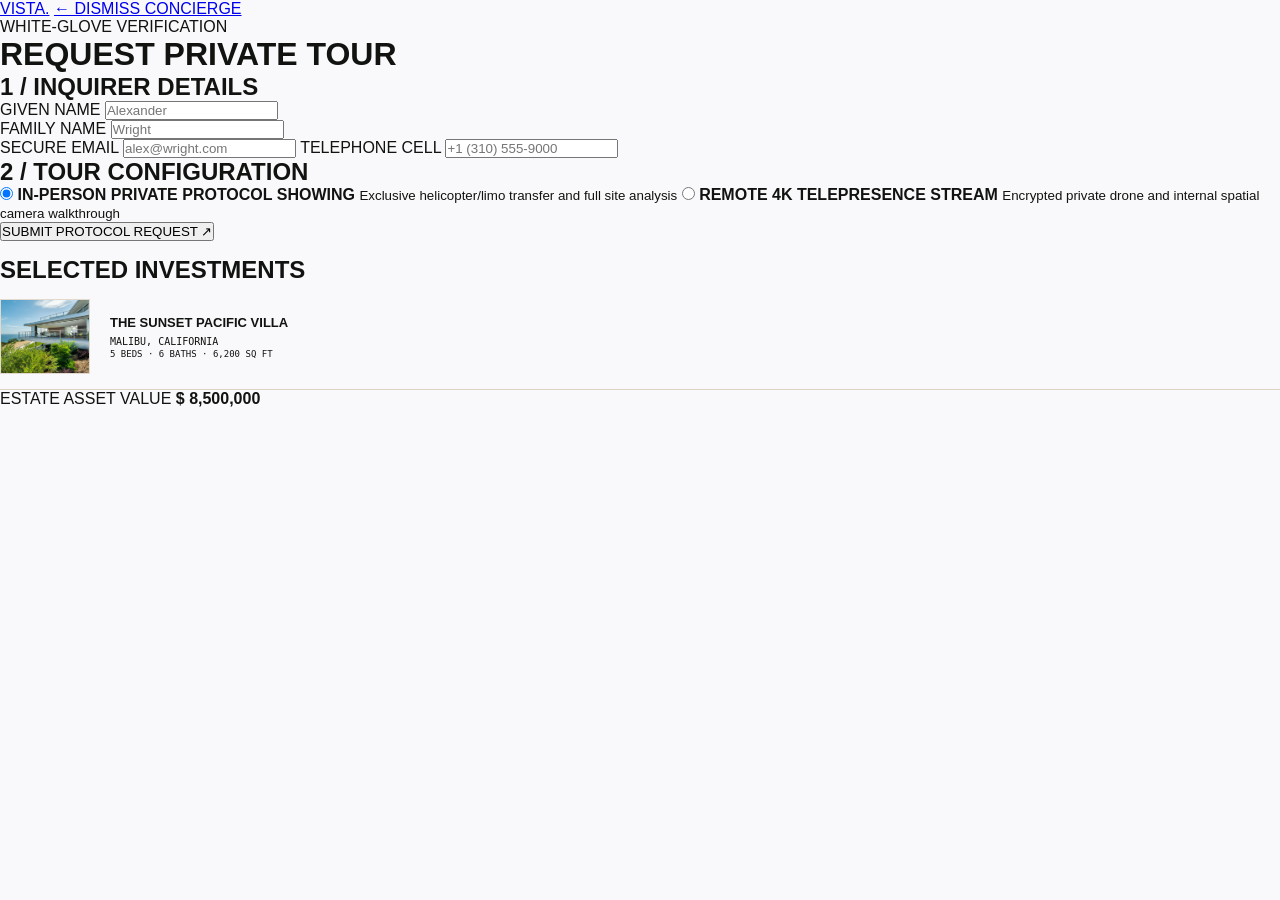
<file: book.html>
<!DOCTYPE html>
<html lang="en">
<head>
    <meta charset="UTF-8">
    <meta name="viewport" content="width=device-width, initial-scale=1.0">
    <title>Schedule Protocol Tour | VISTA®</title>
    <link rel="stylesheet" href="css/style.css">
</head>
<body class="checkout-page">

    <header class="checkout-header">
        <a class="checkout-logo" href="index.html">VISTA<span>.</span></a>
        <a class="checkout-back" href="index.html">← DISMISS CONCIERGE</a>
    </header>

    <main class="checkout-main">
        <div class="checkout-heading">
            <span class="checkout-eyebrow">WHITE-GLOVE VERIFICATION</span>
            <h1>REQUEST PRIVATE TOUR</h1>
        </div>

        <div class="checkout-layout">
            <form class="checkout-form" id="checkoutForm">
                <div class="checkout-section">
                    <h2>1 / INQUIRER DETAILS</h2>
                    <div class="checkout-two-columns">
                        <div>
                            <label>GIVEN NAME</label>
                            <input type="text" id="firstName" required placeholder="Alexander">
                        </div>
                        <div>
                            <label>FAMILY NAME</label>
                            <input type="text" id="lastName" required placeholder="Wright">
                        </div>
                    </div>
                    <label>SECURE EMAIL</label>
                    <input type="email" id="email" required placeholder="alex@wright.com">
                    <label>TELEPHONE CELL</label>
                    <input type="tel" id="phone" required placeholder="+1 (310) 555-9000">
                </div>

                <div class="checkout-section">
                    <h2>2 / TOUR CONFIGURATION</h2>
                    <label class="shipping-option">
                        <input type="radio" name="tourType" value="in-person" checked>
                        <span>
                            <strong>IN-PERSON PRIVATE PROTOCOL SHOWING</strong>
                            <small>Exclusive helicopter/limo transfer and full site analysis</small>
                        </span>
                    </label>
                    <label class="shipping-option">
                        <input type="radio" name="tourType" value="virtual">
                        <span>
                            <strong>REMOTE 4K TELEPRESENCE STREAM</strong>
                            <small>Encrypted private drone and internal spatial camera walkthrough</small>
                        </span>
                    </label>
                </div>

                <button type="submit" class="checkout-place-order">SUBMIT PROTOCOL REQUEST ↗</button>
                <p id="checkoutError" class="checkout-error" style="margin-top:15px;"></p>
            </form>

            <div class="checkout-summary">
                <h2>SELECTED INVESTMENTS</h2>
                <div id="checkoutItems" class="checkout-items"></div>
                <div class="checkout-grand-total">
                    <span>ESTATE ASSET VALUE</span>
                    <strong id="checkoutTotal">$ 0.00</strong>
                </div>
            </div>

            <div class="order-success" id="orderSuccess" hidden>
                <h2>PROTOCOL <span>ENGAGED</span></h2>
                <p>Your request hash is <strong id="orderReference">VS-XXXX</strong>. A VISTA lifestyle partner will coordinate your clearance and transfer timeline shortly.</p>
                <a href="index.html">← BACK TO LOGISTICAL HUB</a>
            </div>
        </div>
    </main>

    <script src="js/properties-data.js"></script>
    <script src="js/checkout.js"></script>
</body>
</html>
</file>
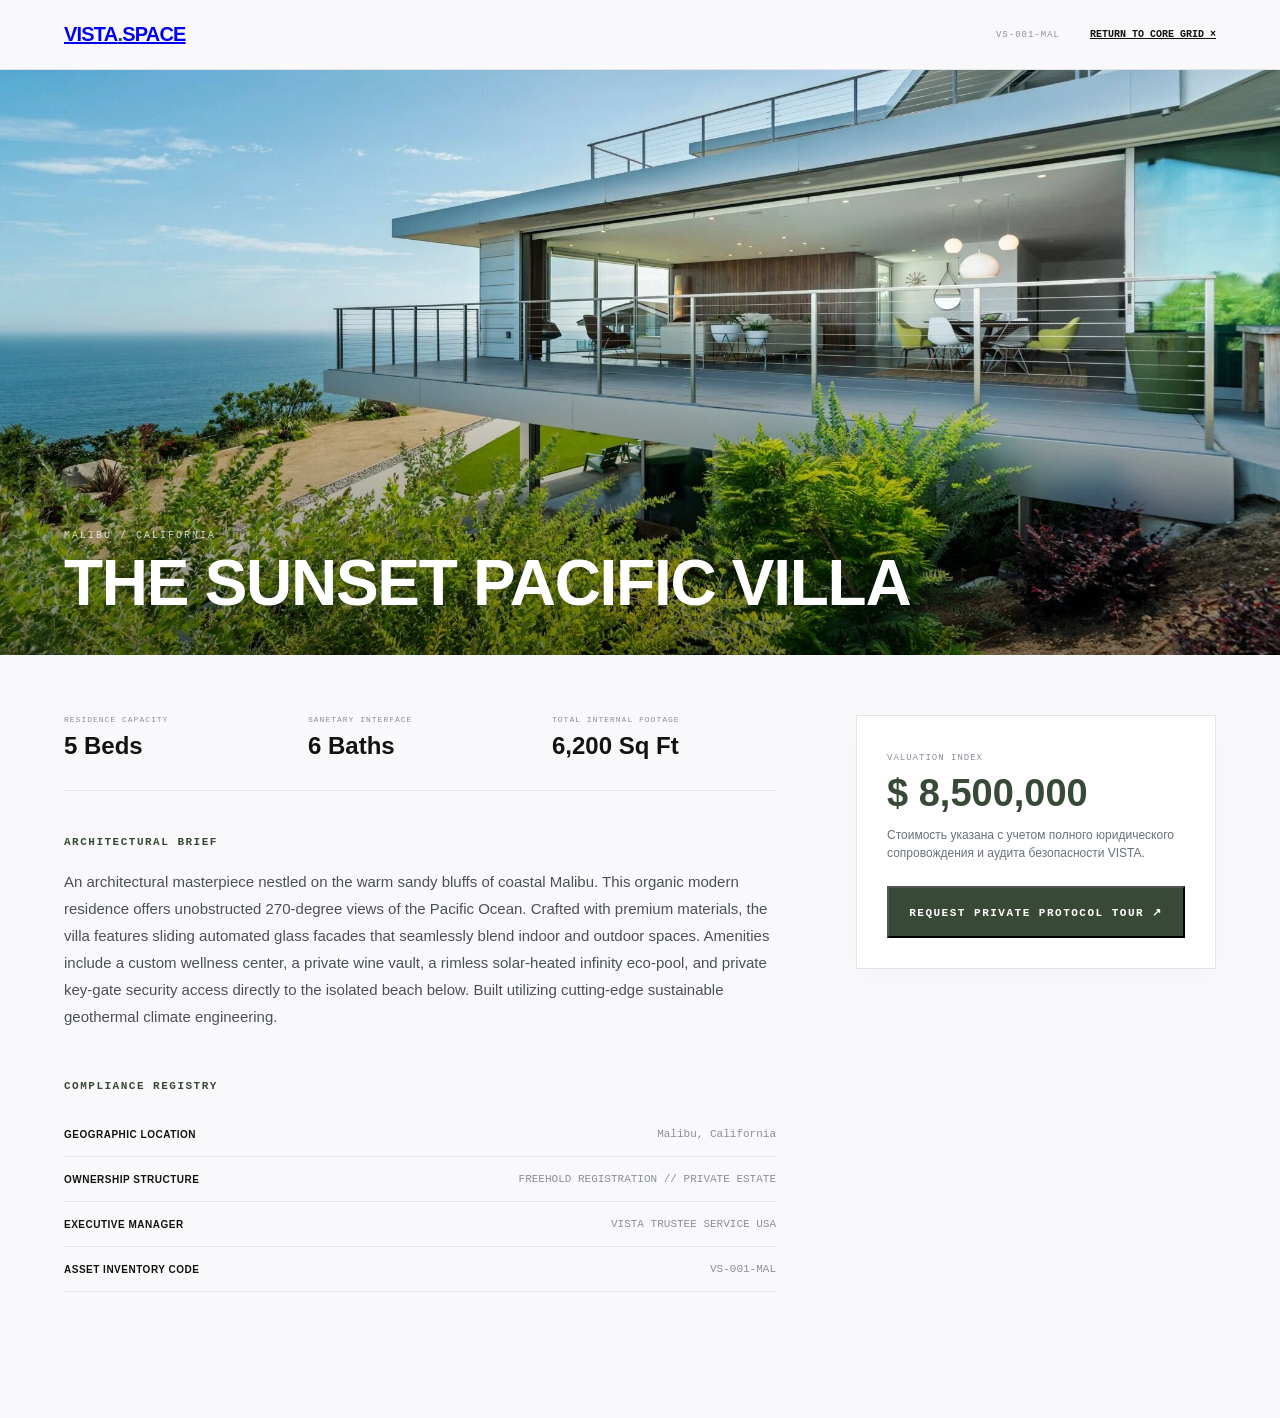
<file: property.html>
<!DOCTYPE html>
<html lang="en">
<head>
    <meta charset="UTF-8">
    <meta name="viewport" content="width=device-width, initial-scale=1.0">
    <title>Residence Disclosures | VISTA®</title>
    <link rel="stylesheet" href="css/style.css">
</head>
<body class="editorial-property-body">

    <!-- ТЕХНОЛОГИЧНАЯ ВЕРХНЯЯ НАВИГАЦИЯ -->
    <header class="vista-editorial-header">
        <a class="editorial-logo" href="index.html">VISTA<span>.</span>SPACE</a>
        <div class="header-right-actions">
            <span id="detailNumber" class="editorial-ref-tag">REF // VS-000</span>
            <a class="editorial-close-btn" href="index.html">RETURN TO CORE GRID ×</a>
        </div>
    </header>

    <!-- МОНУМЕНТАЛЬНЫЙ ПЕРВЫЙ ЭКРАН (ФОТО НА 100% ШИРИНЫ) -->
    <section class="estate-hero-billboard">
        <img id="detailImage" src="" alt="Premium Residence View">
        <div class="billboard-shadow-overlay"></div>
        <div class="billboard-bottom-text">
            <span id="detailCategory" class="editorial-division">// DIVISION ARCHIVE</span>
            <h1 id="detailName">RESIDENCE EXCLOSURE</h1>
        </div>
    </section>

    <!-- ИНФОРМАЦИОННЫЙ ХАБ СНИЗУ -->
    <main class="estate-editorial-grid">
        
        <!-- ЛЕВАЯ КОЛОНКА: ОПИСАНИЕ И СПЕЦИФИКАЦИИ -->
        <div class="editorial-main-content">
            
            <!-- Уникальный блок риелторских характеристик -->
            <div class="estate-editorial-specs">
                <div class="spec-block">
                    <span class="spec-title">RESIDENCE CAPACITY</span>
                    <strong id="specBeds">0 Beds</strong>
                </div>
                <div class="spec-block">
                    <span class="spec-title">SANETARY INTERFACE</span>
                    <strong id="specBaths">0 Baths</strong>
                </div>
                <div class="spec-block">
                    <span class="spec-title">TOTAL INTERNAL FOOTAGE</span>
                    <strong id="specSqft">0 Sq Ft</strong>
                </div>
            </div>

            <div class="editorial-text-wrapper">
                <h3>ARCHITECTURAL BRIEF</h3>
                <p id="detailDescription">Loading spatial disclosure documentation...</p>
            </div>

            <div class="editorial-meta-table">
                <h3>COMPLIANCE REGISTRY</h3>
                <div class="meta-row">
                    <label>GEOGRAPHIC LOCATION</label>
                    <span id="detailLocation">Loading coordinates...</span>
                </div>
                <div class="meta-row">
                    <label>OWNERSHIP STRUCTURE</label>
                    <span>FREEHOLD REGISTRATION // PRIVATE ESTATE</span>
                </div>
                <div class="meta-row">
                    <label>EXECUTIVE MANAGER</label>
                    <span>VISTA TRUSTEE SERVICE USA</span>
                </div>
                <div class="meta-row">
                    <label>ASSET INVENTORY CODE</label>
                    <span id="detailReference">VS-000-EST</span>
                </div>
            </div>
        </div>

        <!-- ПРАВАЯ КОЛОНКА: ЗАКРЕПЛЕННЫЙ БЛОК С ЦЕНОЙ И КНОПКОЙ ТУРА -->
        <aside class="editorial-sticky-action">
            <div class="action-card-glass">
                <span class="action-label">VALUATION INDEX</span>
                <div id="detailPrice" class="editorial-price-tag">$ 0.00</div>
                <p class="action-note">Стоимость указана с учетом полного юридического сопровождения и аудита безопасности VISTA.</p>
                
                <button class="editorial-action-btn" id="bookTourBtn" type="button">
                    REQUEST PRIVATE PROTOCOL TOUR ↗
                </button>
                <p id="tourMessage" class="cart-message"></p>
            </div>
        </aside>

    </main>

    <script src="js/properties-data.js"></script>
    <script src="js/property.js"></script>
</body>
</html>
</file>
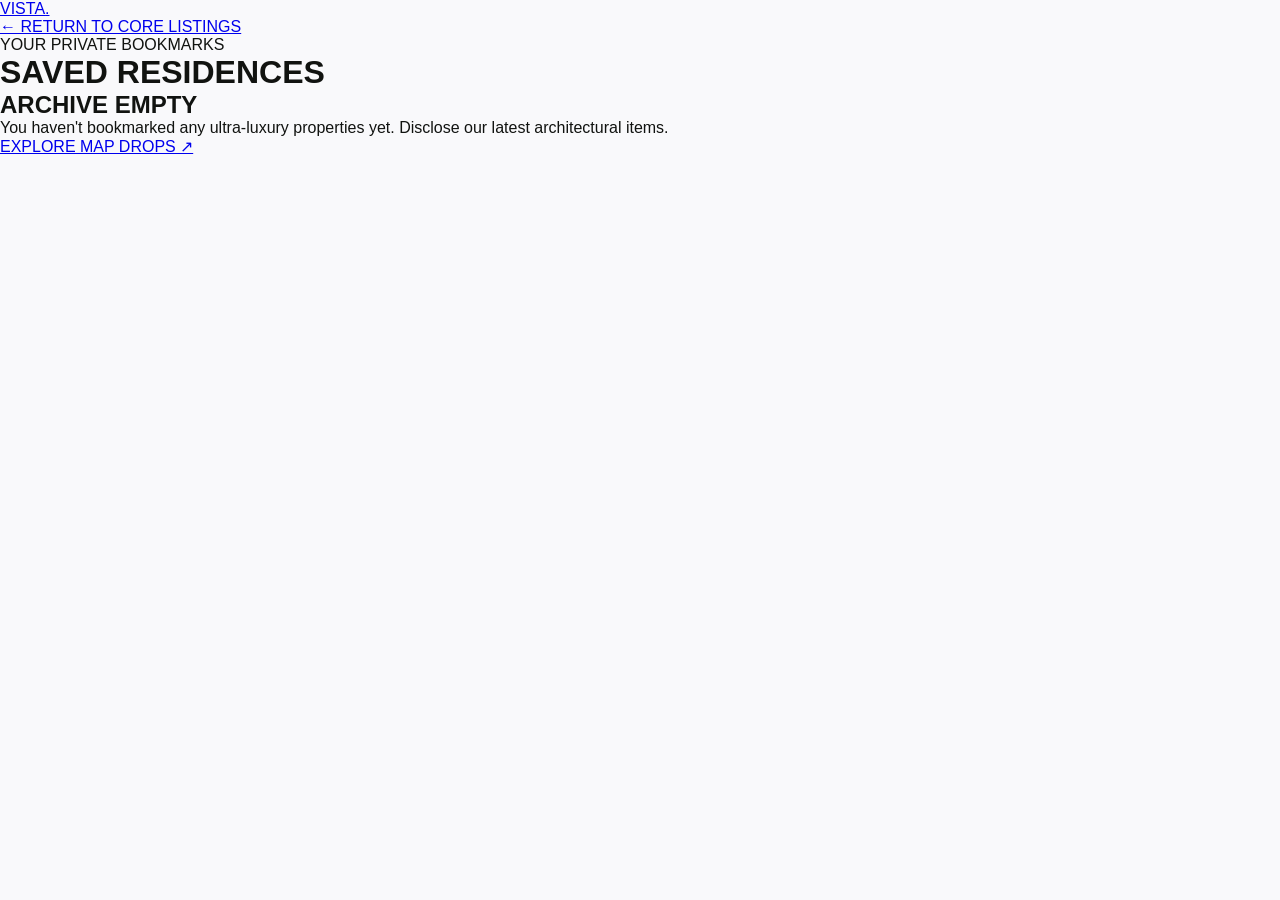
<file: saved.html>
<!DOCTYPE html>
<html lang="en">
<head>
    <meta charset="UTF-8">
    <meta name="viewport" content="width=device-width, initial-scale=1.0">
    <title>Saved Residences | VISTA®</title>
    <link rel="stylesheet" href="css/style.css">
</head>
<body>

    <header class="wishlist-header">
        <a class="wishlist-logo" href="index.html">VISTA<span>.</span></a>
        <nav><a href="index.html">← RETURN TO CORE LISTINGS</a></nav>
    </header>

    <main class="wishlist-page">
        <div class="wishlist-heading">
            <p>YOUR PRIVATE BOOKMARKS</p>
            <h1>SAVED RESIDENCES</h1>
        </div>

        <div class="wishlist-grid" id="wishlistItems"></div>

        <div class="wishlist-empty" id="wishlistEmpty" hidden>
            <h2>ARCHIVE EMPTY</h2>
            <p>You haven't bookmarked any ultra-luxury properties yet. Disclose our latest architectural items.</p>
            <a href="index.html#collection">EXPLORE MAP DROPS ↗</a>
        </div>
    </main>

    <script src="js/properties-data.js"></script>
    <script src="js/saved.js"></script>
</body>
</html>
</file>
<file: css/style.css>
/* ===== VISTA® GLOBAL DESIGN SYSTEM — MAP & CONTROLS REFINEMENT ===== */

:root {
    --bg-tech: #f9f9fb;
    --text-tech: #111310;
    --border-tech: #e2e4e8;
    --accent-glow: #384a37; /* Наш фирменный элитный оливковый цвет */
    --muted-tech: #8a8f98;
    
    --font-display: "Barlow Condensed", sans-serif;
    --font-body: "Manrope", sans-serif;
    --font-mono: "DM Mono", monospace;
}

* { box-sizing: border-box; margin: 0; padding: 0; }
body { background: var(--bg-tech); color: var(--text-tech); font-family: var(--font-body); overflow: hidden; }

/* HEADER */
.site-header { position: fixed; top: 0; left: 0; z-index: 1000; display: flex; align-items: center; justify-content: space-between; width: 100%; height: 75px; padding: 0 4vw; background: rgba(249, 249, 251, 0.8); backdrop-filter: blur(12px); -webkit-backdrop-filter: blur(12px); border-bottom: 1px solid var(--border-tech); }
.logo { font-family: var(--font-display); font-size: 22px; font-weight: 900; letter-spacing: -0.04em; text-transform: uppercase; }
.logo span { color: var(--accent-glow); }
.navigation { display: flex; gap: 30px; font-family: var(--font-mono); font-size: 10px; font-weight: 500; }
.navigation a { color: var(--muted-tech); }
.navigation a.active, .navigation a:hover { color: var(--text-tech); }

/* ИНТЕРФЕЙС ПАНЕЛЕЙ */
.spatial-interface { display: flex; width: 100vw; height: 100vh; padding-top: 75px; }

/* ЛЕВАЯ ПАНЕЛЬ С КАРТОЙ */
.map-panel-side { 
    flex: 1.25 !important; 
    height: 100% !important; 
    position: relative !important; 
    background: #eae6df !important; /* Приятный теплый оттенок подложки */
    overflow: hidden !important;
    cursor: grab;
}

.map-movable-canvas {
    position: relative !important;
    width: 100% !important;
    height: 100% !important;
    transform-origin: center center !important;
    will-change: transform;
    display: flex !important;
    align-items: center !important;
    justify-content: center !important;
    transition: transform 0.1s cubic-bezier(0.25, 1, 0.5, 1); /* Плавный довод при движении */
}

/* Красивая, приглушенная подложка карты */
.main-map-img {
    width: 100% !important;
    height: 100% !important;
    object-fit: cover !important;
    filter: contrast(0.92) brightness(0.98) sepia(5%) !important; /* Убираем едкий контраст */
    pointer-events: none !important;
    user-select: none !important;
}

/* Модная хай-тек сетка поверх карты */
.map-fallback-bg {
    position: absolute !important;
    inset: 0 !important;
    opacity: 0.15 !important;
    background-image: 
        linear-gradient(to right, rgba(56, 74, 55, 0.15) 1px, transparent 1px),
        linear-gradient(to bottom, rgba(56, 74, 55, 0.15) 1px, transparent 1px);
    background-size: 50px 50px !important;
    z-index: 2 !important;
    pointer-events: none !important;
}

/* КНОПКИ ПРИБЛИЖЕНИЯ КАРТЫ (КРУГЛЫЙ ЛЮКС) */
.zoom-controls-overlay {
    position: absolute !important;
    bottom: 40px !important;
    left: 40px !important;
    z-index: 500 !important;
    display: flex !important;
    flex-direction: column !important;
    gap: 12px !important;
}

.zoom-controls-overlay button {
    width: 46px !important;
    height: 46px !important;
    background: #ffffff !important;
    color: var(--text-tech) !important;
    font-family: var(--font-body) !important;
    font-size: 20px !important;
    font-weight: 400 !important;
    cursor: pointer !important;
    display: grid !important;
    place-items: center !important;
    border-radius: 50% !important; /* Идеальные круглые кнопки */
    border: 1px solid #ccd0d8 !important;
    box-shadow: 0 8px 20px rgba(56, 74, 55, 0.06) !important;
    transition: background 0.25s, color 0.25s, border-color 0.25s, transform 0.2s !important;
}

.zoom-controls-overlay button:hover {
    background: var(--accent-glow) !important;
    border-color: var(--accent-glow) !important;
    color: #ffffff !important;
    transform: scale(1.05);
}

/* ТОЧКИ И ВСПЛЫВАЮЩИЕ ОКНА */
.map-marker-pin {
    position: absolute !important;
    width: 18px !important;
    height: 18px !important;
    display: flex !important;
    align-items: center !important;
    justify-content: center !important;
    cursor: pointer !important;
    z-index: 10 !important;
}

.pin-dot {
    width: 8px !important;
    height: 8px !important;
    background: var(--accent-glow) !important;
    border-radius: 50% !important;
    z-index: 5 !important;
    box-shadow: 0 0 10px var(--accent-glow);
}

.pin-pulse {
    position: absolute !important;
    width: 100% !important;
    height: 100% !important;
    background: var(--accent-glow) !important;
    border-radius: 50% !important;
    opacity: 0.4 !important;
    animation: pinMarkerPulseGlow 2s infinite ease-out !important;
    z-index: 4 !important;
}

@keyframes pinMarkerPulseGlow {
    0% { transform: scale(0.5); opacity: 0.7; }
    100% { transform: scale(3.8); opacity: 0; }
}

.map-marker-pin:hover { z-index: 5000 !important; }
.map-marker-pin:hover .pin-preview-card {
    opacity: 1 !important;
    visibility: visible !important;
    transform: translateX(-50%) translateY(-14px) scale(1) !important;
}

.pin-preview-card {
    position: absolute !important;
    bottom: 26px !important;
    left: 50% !important;
    width: 240px !important;
    background: rgba(255, 255, 255, 0.96) !important;
    backdrop-filter: blur(12px) !important;
    -webkit-backdrop-filter: blur(12px) !important;
    border: 1px solid #b6b9c0 !important;
    padding: 10px !important;
    box-shadow: 0 15px 35px rgba(56, 74, 55, 0.08) !important;
    display: flex !important;
    flex-direction: column !important;
    gap: 8px !important;
    opacity: 0;
    visibility: hidden;
    pointer-events: none !important;
    transform-origin: bottom center !important;
    transition: opacity 0.3s cubic-bezier(0.16, 1, 0.3, 1), transform 0.3s cubic-bezier(0.16, 1, 0.3, 1), visibility 0.3s !important;
    transform: translateX(-50%) translateY(0) scale(0.95);
}

.pin-preview-card img { width: 100% !important; aspect-ratio: 16/10 !important; object-fit: cover !important; }
.preview-meta h4 { font-size: 11px !important; font-weight: 700 !important; text-transform: uppercase; color: var(--text-tech) !important; margin: 0 !important; }
.preview-meta span { font-family: var(--font-mono) !important; font-size: 8px !important; color: var(--accent-glow) !important; display: block; margin-top: 4px !important; }

/* ПРАВАЯ СТОРОНА: КАТАЛОГ */
.catalog-panel-side { flex: 0.75; height: 100%; overflow: hidden; position: relative; background: var(--bg-tech); border-left: 1px solid var(--border-tech); }
.catalog-inner-scroll { width: 100%; height: 100%; overflow-y: auto; padding: 40px 4vw 80px; }
.catalog-inner-scroll::-webkit-scrollbar { width: 4px; }
.catalog-inner-scroll::-webkit-scrollbar-thumb { background: #d0d3dc; }

.catalog-header-text { margin-bottom: 35px; }
.tech-tag { font-family: var(--font-mono); font-size: 9px; color: var(--muted-tech); letter-spacing: 1px; }
.catalog-header-text h1 { font-family: var(--font-display); font-size: 2.3rem; font-weight: 900; text-transform: uppercase; letter-spacing: -0.02em; margin-top: 6px; }

/* КАРТОЧКИ В КАТАЛОГЕ */
.product-grid { display: grid; grid-template-columns: 1fr; gap: 24px; width: 100% !important; }
.product-card { background: #fff; border: 1px solid var(--border-tech); cursor: pointer; transition: 0.35s cubic-bezier(0.16, 1, 0.3, 1); }
.product-card:hover { border-color: #cbd0d8; box-shadow: 0 10px 25px rgba(0,0,0,0.01); transform: translateY(-2px); }
.product-visual { position: relative; width: 100%; height: 210px; background: #eef0f5; overflow: hidden; }
.product-image { width: 100%; height: 100%; object-fit: cover; transition: transform 0.6s cubic-bezier(0.16, 1, 0.3, 1); }
.product-card:hover .product-image { transform: scale(1.03); }
.product-info { padding: 20px; }
.product-category { color: var(--muted-tech); font-family: var(--font-mono); font-size: 9px; }
.product-name { font-size: 15px; font-weight: 600; margin: 8px 0 4px; text-transform: uppercase; }
.property-specs { color: #636b75; font-size: 11px; margin-bottom: 10px; }
.product-price { color: var(--accent-glow); font-family: var(--font-mono); font-size: 12px; font-weight: 600; }

.wishlist-button { position: absolute; z-index: 5; top: 12px; right: 12px; width: 34px; height: 34px; background: rgba(255,255,255,0.9); border: 1px solid var(--border-tech); border-radius: 50%; color: var(--text-tech); font-size: 15px; display: grid; place-items: center; cursor: pointer; transition: 0.2s ease; }
.wishlist-button:hover, .wishlist-button.is-favorite { color: #fff; border-color: var(--accent-glow); background: var(--accent-glow); }
/* ===== VISTA® LIVE LEAFLET PRODUCTION FIX ===== */
.map-panel-side {
    flex: 1.25 !important;
    height: 100vh !important;
    position: relative !important;
    background: #ebedf2 !important;
    overflow: hidden !important;
}

#map {
    width: 100% !important;
    height: 100% !important;
    z-index: 10 !important;
}

/* Перекрашиваем дефолтные квадратные кнопки Гугл/Лифлет в круглый люкс */
.leaflet-control-zoom {
    border: none !important;
    box-shadow: none !important;
    display: flex !important;
    flex-direction: column !important;
    gap: 12px !important;
    position: absolute !important;
    bottom: 25px !important;
    left: 25px !important;
}

.leaflet-control-zoom-in, 
.leaflet-control-zoom-out {
    width: 46px !important;
    height: 46px !important;
    background: #ffffff !important;
    color: var(--text-tech) !important;
    font-family: var(--font-body), sans-serif !important;
    font-size: 20px !important;
    display: grid !important;
    place-items: center !important;
    border-radius: 50% !important; /* Делаем круглыми */
    border: 1px solid #ccd0d8 !important;
    box-shadow: 0 8px 20px rgba(56, 74, 55, 0.06) !important;
    transition: background 0.25s, color 0.25s !important;
}

.leaflet-control-zoom-in:hover, 
.leaflet-control-zoom-out:hover {
    background: var(--accent-glow) !important;
    color: #ffffff !important;
    border-color: var(--accent-glow) !important;
}

/* Стеклянные поп-апы при клике на точку */
.vista-custom-popup .leaflet-popup-content-wrapper {
    background: rgba(255, 255, 255, 0.96) !important;
    backdrop-filter: blur(12px) !important;
    -webkit-backdrop-filter: blur(12px) !important;
    border: 1px solid #b6b9c0 !important;
    border-radius: 0px !important;
    padding: 6px !important;
    box-shadow: 0 15px 35px rgba(56, 74, 55, 0.08) !important;
}

.vista-custom-popup .leaflet-popup-tip {
    background: rgba(255, 255, 255, 0.96) !important;
}

.custom-map-marker {
    display: flex !important;
    align-items: center !important;
    justify-content: center !important;
}
/* ==========================================================================
   VISTA® LUXURY EDITORIAL PROPERTY PAGE STYLES (NO MORE SHOPPING STYLE)
   ========================================================================== */

.editorial-property-body {
    background: var(--bg-tech) !important;
    color: var(--text-tech) !important;
    overflow-y: auto !important; /* Даем странице нормально листаться вниз */
    overflow-x: hidden !important;
}

/* Измененная шапка страницы товара */
.vista-editorial-header {
    position: fixed !important;
    top: 0 !important;
    left: 0 !important;
    width: 100% !important;
    height: 70px !important;
    padding: 0 5vw !important;
    display: flex !important;
    align-items: center !important;
    justify-content: space-between !important;
    background: rgba(249, 249, 251, 0.75) !important;
    backdrop-filter: blur(16px) !important;
    -webkit-backdrop-filter: blur(16px) !important;
    border-bottom: 1px solid var(--border-tech) !important;
    z-index: 1000 !important;
}

.editorial-logo {
    font-family: var(--font-display) !important;
    font-size: 20px !important;
    font-weight: 900 !important;
    letter-spacing: -0.04em !important;
    text-transform: uppercase !important;
}

.editorial-logo span { color: var(--accent-glow) !important; }

.header-right-actions {
    display: flex !important;
    align-items: center !important;
    gap: 30px !important;
}

.editorial-ref-tag {
    font-family: var(--font-mono) !important;
    font-size: 9px !important;
    color: var(--muted-tech) !important;
    letter-spacing: 1px !important;
}

.editorial-close-btn {
    font-family: var(--font-mono) !important;
    font-size: 10px !important;
    font-weight: 600 !important;
    color: var(--text-tech) !important;
    transition: color 0.2s !important;
}

.editorial-close-btn:hover { color: var(--accent-glow) !important; }

/* ГИГАНТСКИЙ КИНЕМАТОГРАФИЧНЫЙ БИЛБОРД С ФОТО */
.estate-hero-billboard {
    position: relative !important;
    width: 100vw !important;
    height: 65vh !important; /* Занимает 65% высоты экрана */
    margin-top: 70px !important;
    overflow: hidden !important;
    background: #f0eae1 !important;
}

.estate-hero-billboard img {
    width: 100% !important;
    height: 100% !important;
    object-fit: cover !important;
    display: block !important;
}

/* Затемнение снизу фотографии, чтобы белый текст читался идеально */
.billboard-shadow-overlay {
    position: absolute !important;
    inset: 0 !important;
    background: linear-gradient(to bottom, transparent 40%, rgba(0,0,0,0.45) 100%) !important;
    z-index: 2 !important;
    pointer-events: none !important;
}

.billboard-bottom-text {
    position: absolute !important;
    bottom: 40px !important;
    left: 5vw !important;
    right: 5vw !important;
    z-index: 5 !important;
    display: flex !important;
    flex-direction: column !important;
    gap: 10px !important;
}

.editorial-division {
    font-family: var(--font-mono) !important;
    font-size: 10px !important;
    color: rgba(255,255,255,0.75) !important;
    letter-spacing: 2px !important;
}

.billboard-bottom-text h1 {
    font-family: var(--font-display) !important;
    font-size: clamp(2rem, 5vw, 4.5rem) !important;
    font-weight: 900 !important;
    color: #ffffff !important;
    text-transform: uppercase !important;
    line-height: 1.0 !important;
    letter-spacing: -0.02em !important;
    margin: 0 !important;
}

/* ЖУРНАЛЬНАЯ СЕТКА КОНТЕНТА НИЖЕ ФОТО */
.estate-editorial-grid {
    max-width: 1400px !important;
    margin: 60px auto 120px !important;
    padding: 0 5vw !important;
    display: grid !important;
    grid-template-columns: 1fr 360px !important; /* Левая часть шире, правая — компактный сайдбар */
    gap: 80px !important;
    align-items: start !important;
}

/* Информационные ячейки характеристик виллы */
.estate-editorial-specs {
    display: grid !important;
    grid-template-columns: repeat(3, 1fr) !important;
    gap: 20px !important;
    border-bottom: 1px solid var(--border-tech) !important;
    padding-bottom: 30px !important;
    margin-bottom: 45px !important;
}

.spec-block {
    display: flex !important;
    flex-direction: column !important;
    gap: 8px !important;
}

.spec-title {
    font-family: var(--font-mono) !important;
    font-size: 8px !important;
    color: var(--muted-tech) !important;
    letter-spacing: 1px !important;
}

.spec-block strong {
    font-family: var(--font-display) !important;
    font-size: 24px !important;
    font-weight: 800 !important;
    color: var(--text-tech) !important;
}

/* Блок текстового описания архитектуры */
.editorial-text-wrapper {
    margin-bottom: 50px !important;
}

.editorial-text-wrapper h3, .editorial-meta-table h3 {
    font-family: var(--font-mono) !important;
    font-size: 11px !important;
    color: var(--accent-glow) !important;
    letter-spacing: 1.5px !important;
    margin-bottom: 20px !important;
    text-transform: uppercase !important;
}

.editorial-text-wrapper p {
    font-size: 15px !important;
    line-height: 1.8 !important;
    color: #4b5056 !important;
    max-width: 780px !important;
}

/* Премиальная таблица мета-данных */
.editorial-meta-table .meta-row {
    display: flex !important;
    justify-content: space-between !important;
    align-items: center !important;
    padding: 16px 0 !important;
    border-bottom: 1px solid var(--border-tech) !important;
}

.meta-row label {
    font-family: var(--font-body) !important;
    font-size: 10px !important;
    font-weight: 700 !important;
    color: var(--text-tech) !important;
    letter-spacing: 0.5px !important;
}

.meta-row span {
    font-family: var(--font-mono) !important;
    font-size: 11px !important;
    color: var(--muted-tech) !important;
}

/* ПРАВЫЙ ПАЛЯЩИЙ САЙДБАР (STICKY ACTION CARD) */
.editorial-sticky-action {
    position: sticky !important;
    top: 110px !important; /* Карта-карточка застывает на месте при скролле контента слева */
    width: 100% !important;
}

.action-card-glass {
    background: #ffffff !important;
    border: 1px solid var(--border-tech) !important;
    padding: 30px !important;
    box-shadow: 0 10px 30px rgba(0,0,0,0.02) !important;
}

.action-label {
    font-family: var(--font-mono) !important;
    font-size: 9px !important;
    color: var(--muted-tech) !important;
    letter-spacing: 1px !important;
}

.editorial-price-tag {
    font-family: var(--font-display) !important;
    font-size: 38px !important;
    font-weight: 900 !important;
    color: var(--accent-glow) !important;
    margin: 10px 0 14px !important;
    line-height: 1.0 !important;
}

.action-note {
    font-size: 12px !important;
    color: #6a717a !important;
    line-height: 1.5 !important;
    margin-bottom: 24px !important;
}

.editorial-action-btn {
    width: 100% !important;
    height: 52px !important;
    background: var(--accent-glow) !important;
    color: #ffffff !important;
    font-family: var(--font-mono) !important;
    font-size: 11px !important;
    font-weight: 600 !important;
    letter-spacing: 1.5px !important;
    text-transform: uppercase !important;
    cursor: pointer !important;
    transition: background 0.25s ease !important;
}

.editorial-action-btn:hover { background: var(--text-tech) !important; }

/* Адаптивность под планшеты и смартфоны */
@media (max-width: 900px) {
    .estate-editorial-grid {
        grid-template-columns: 1fr !important;
        gap: 50px !important;
    }
    .editorial-sticky-action {
        position: static !important;
    }
    .estate-hero-billboard {
        height: 45vh !important;
    }
}
</file>
